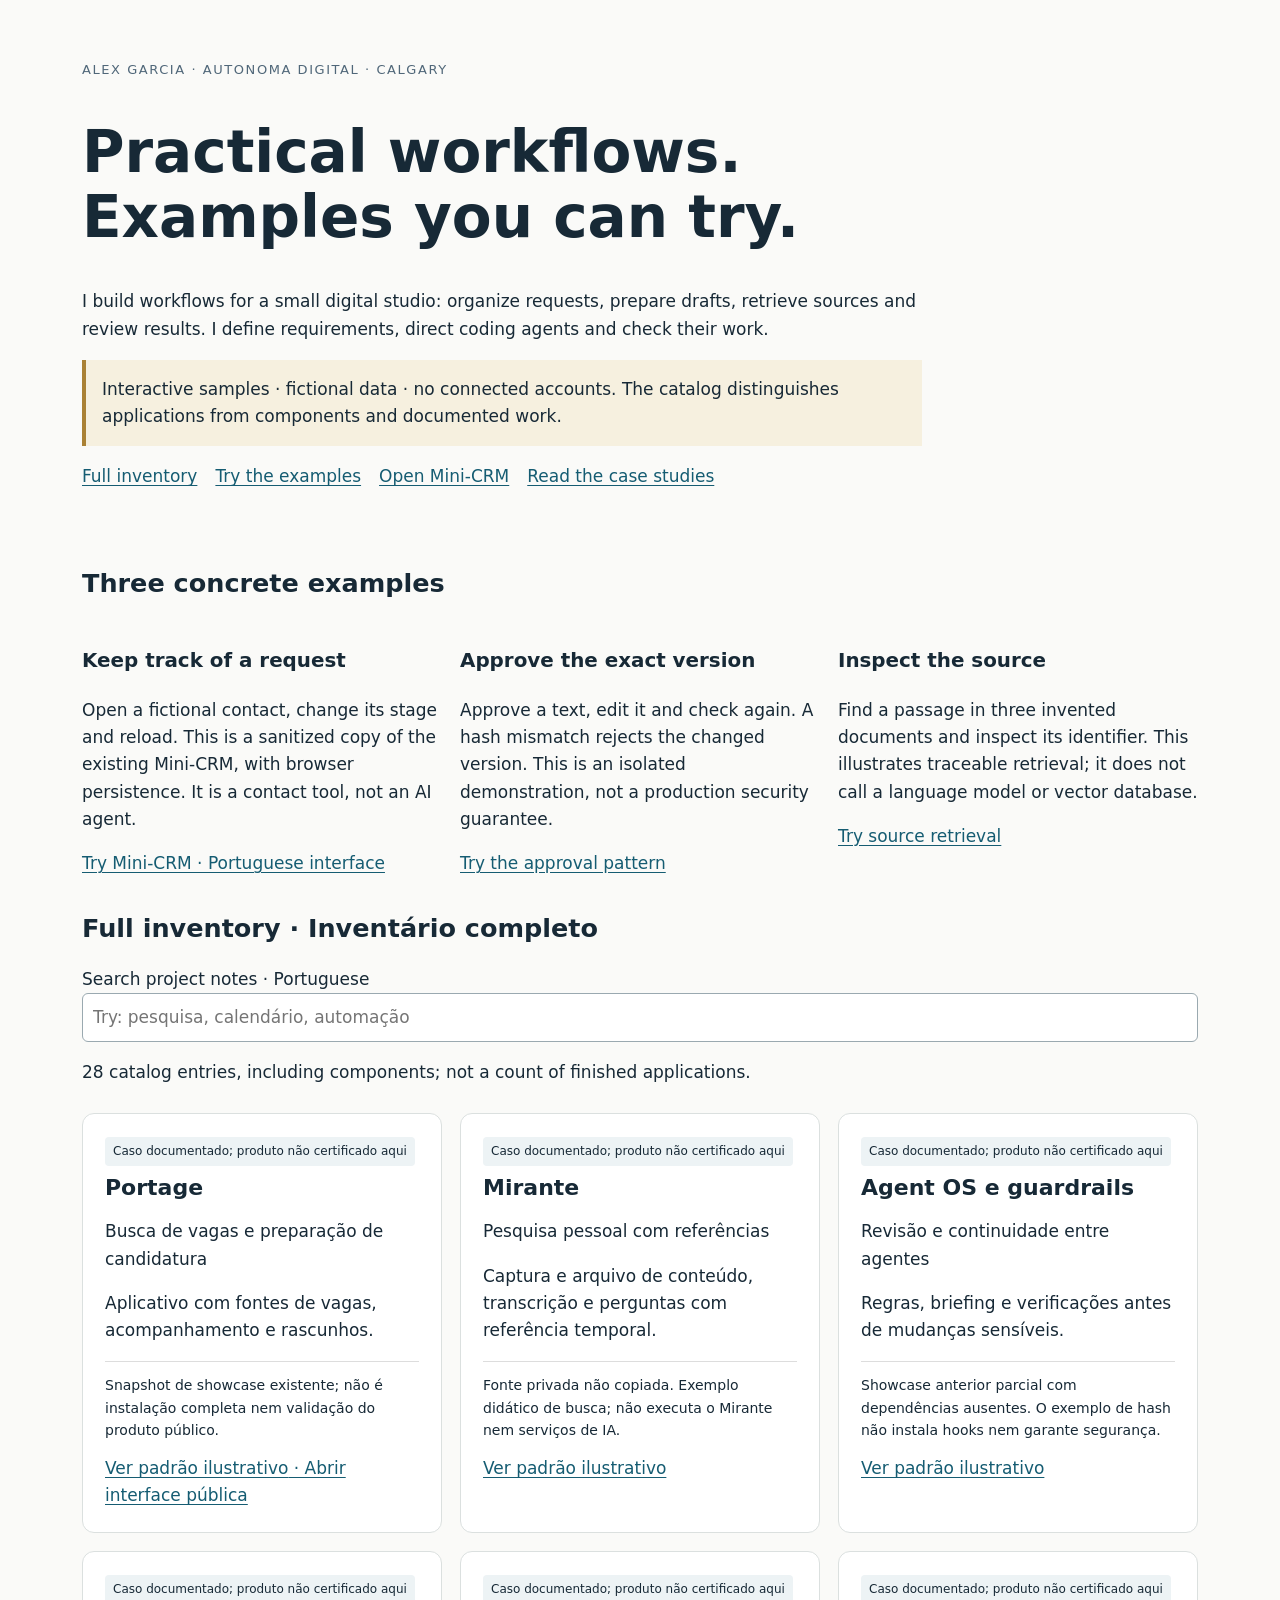
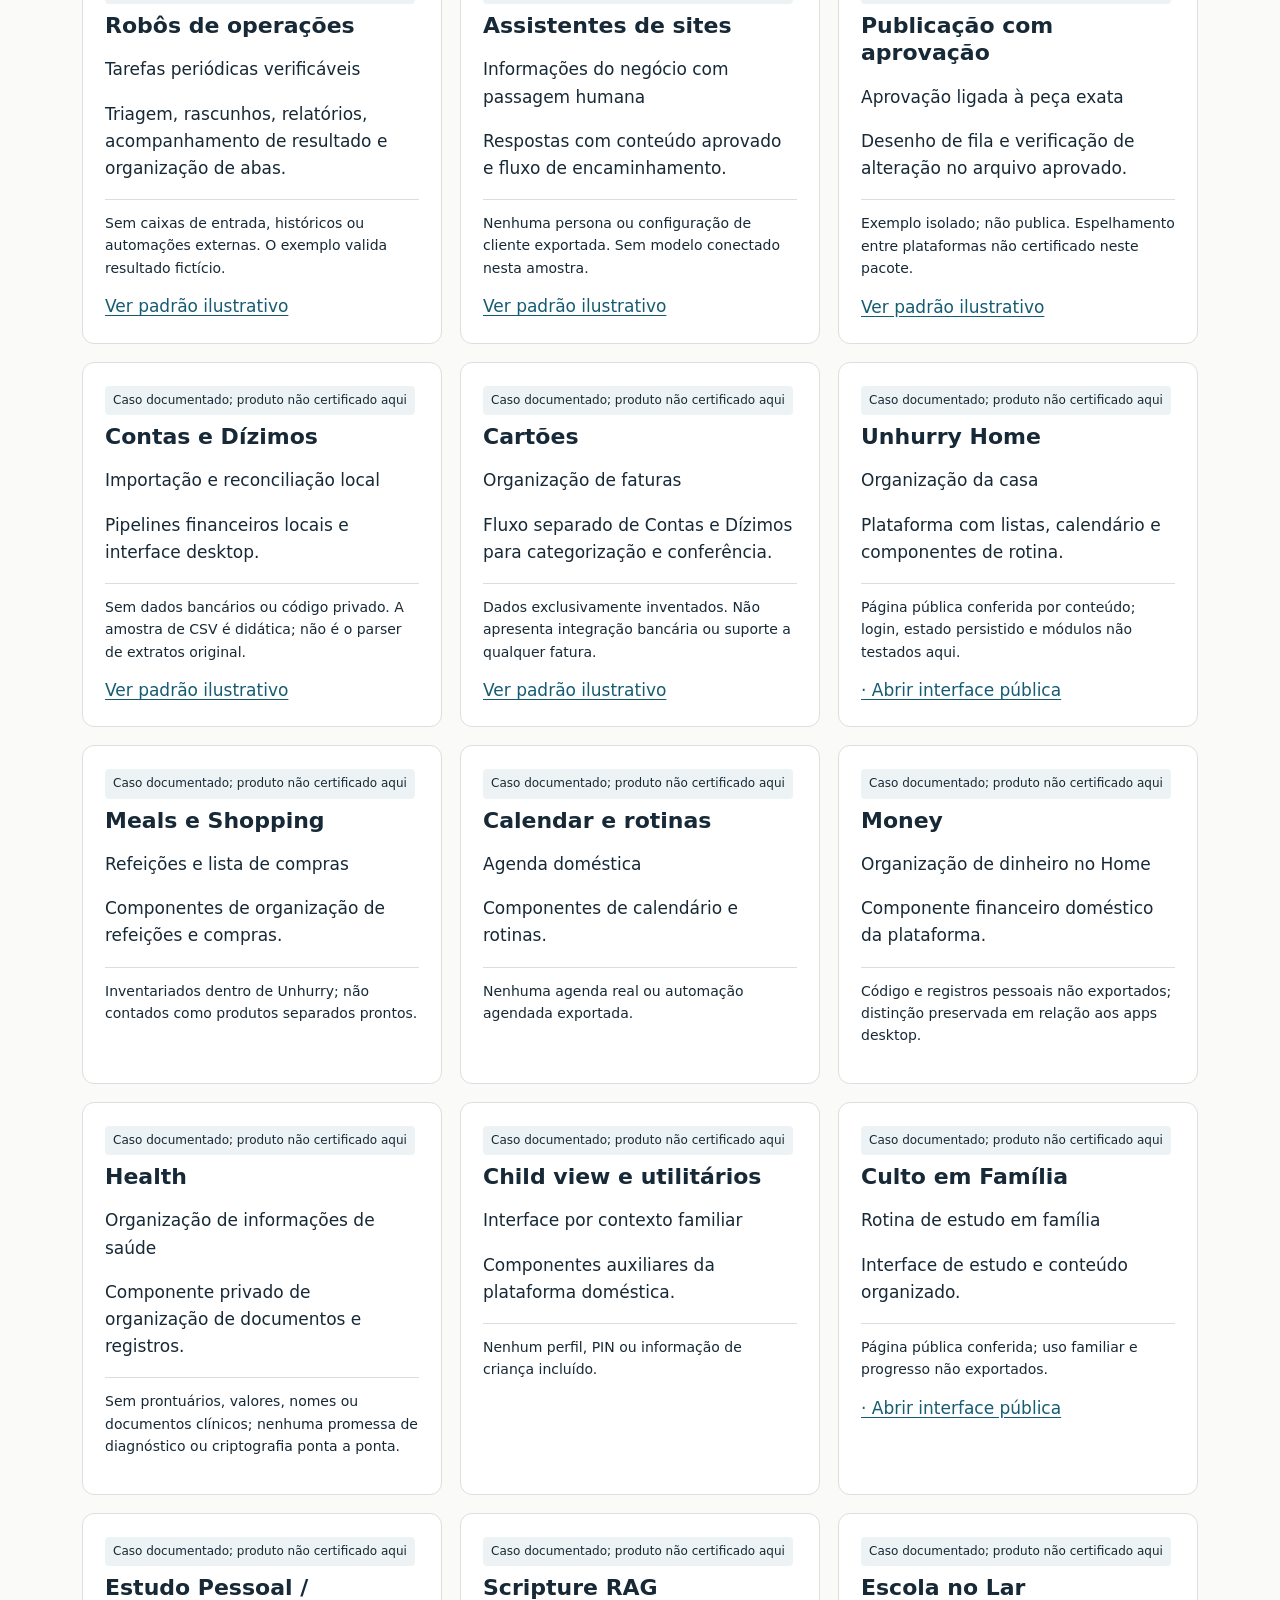
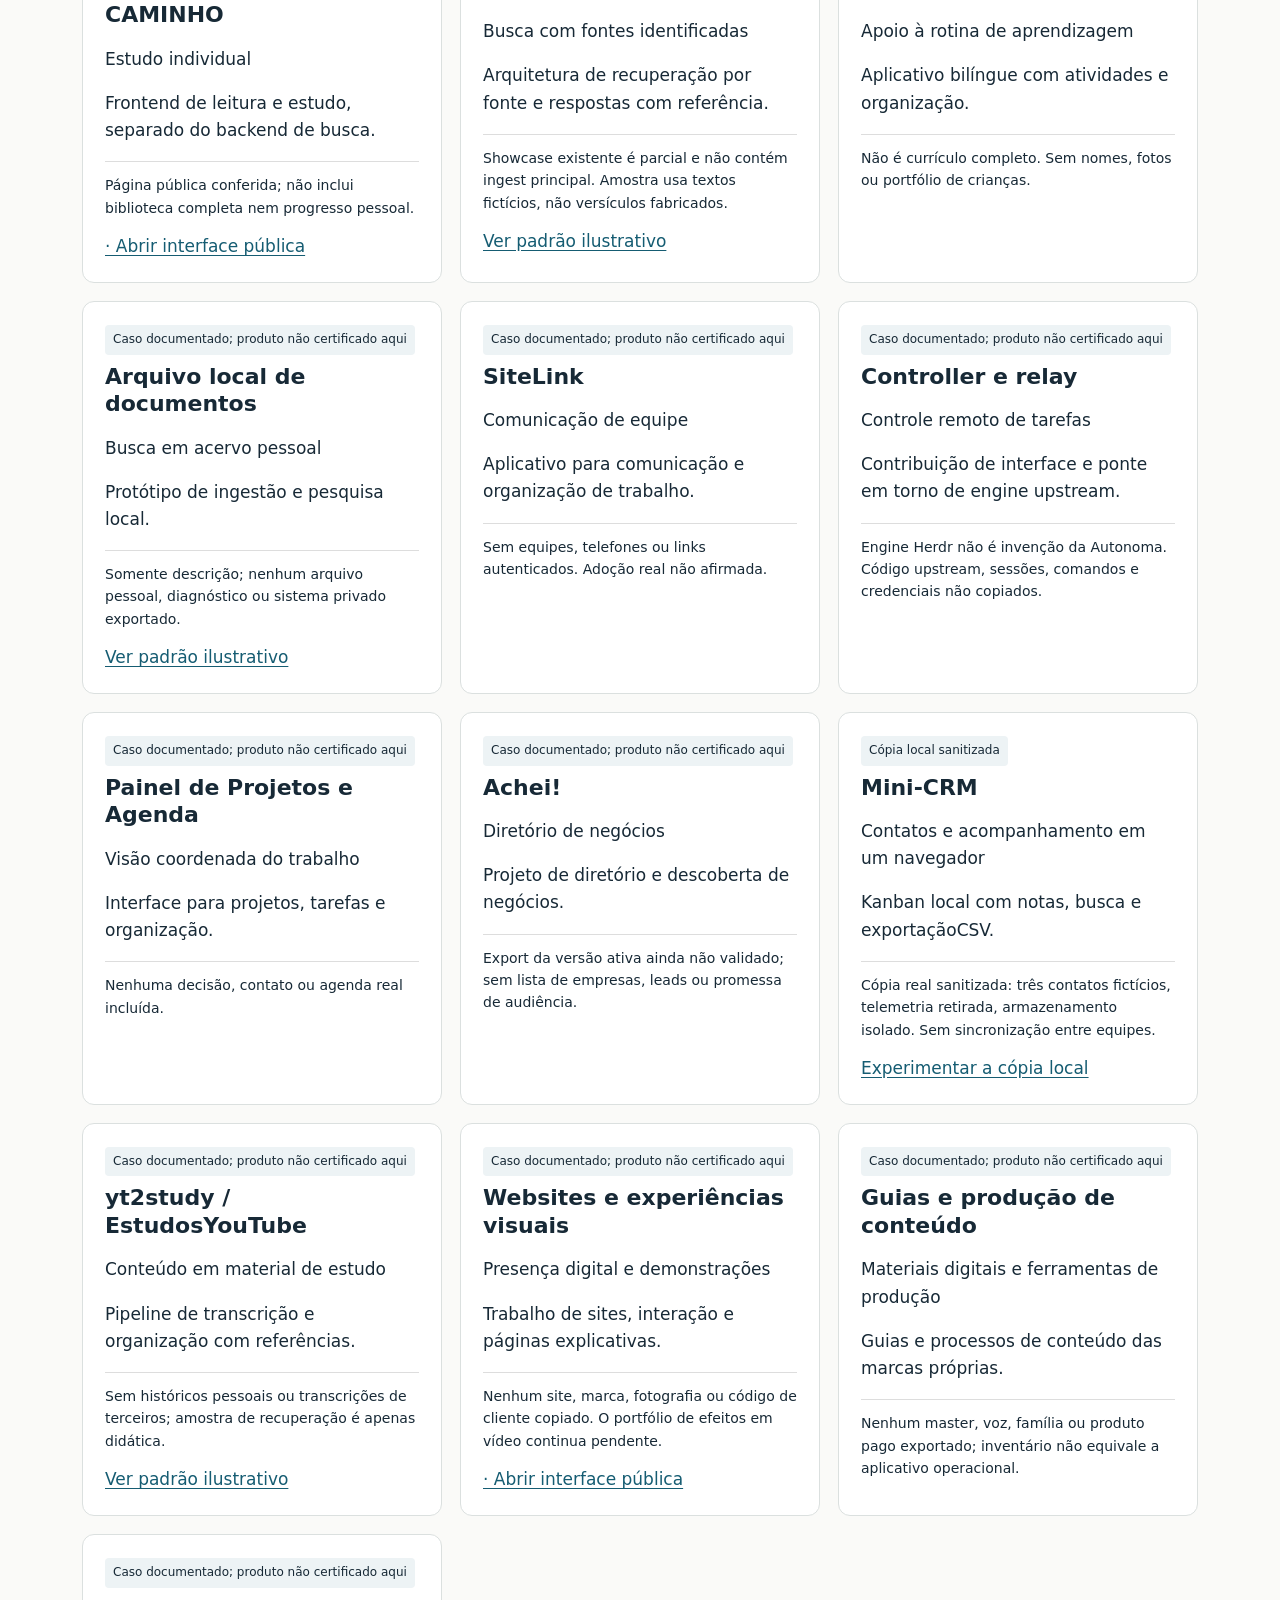
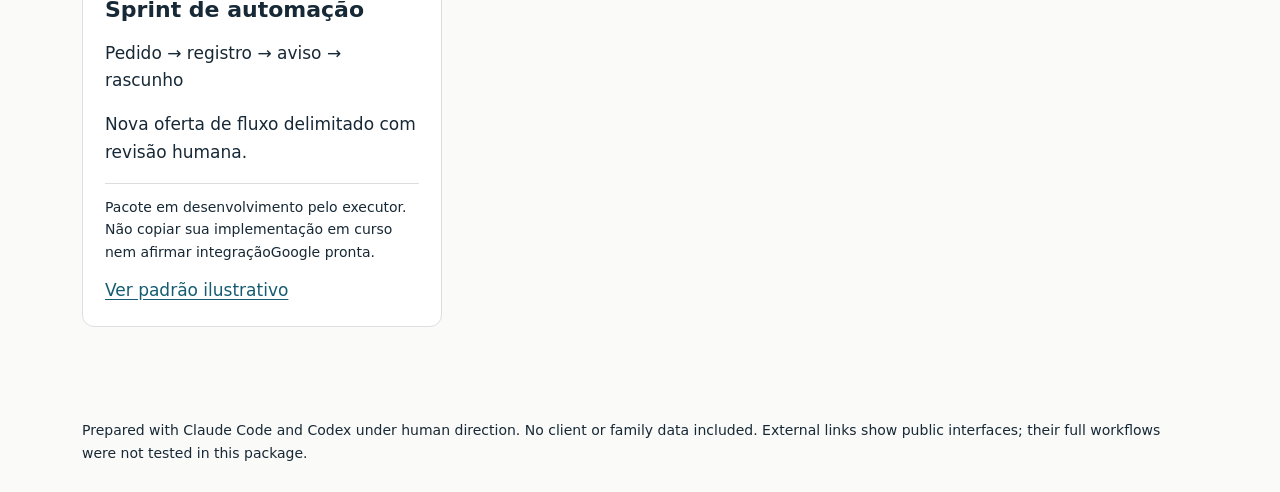
<file: index.html>
<!doctype html><html lang="en"><meta charset="utf-8"><meta name="viewport" content="width=device-width,initial-scale=1"><meta name="robots" content="index,follow"><title>Autonoma · Applied automation portfolio</title><link rel="stylesheet" href="style.css"><header><div class="eyebrow">Alex Garcia · Autonoma Digital · Calgary</div><h1>Practical workflows. Examples you can try.</h1><p>I build workflows for a small digital studio: organize requests, prepare drafts, retrieve sources and review results. I define requirements, direct coding agents and check their work.</p><p class="notice">Interactive samples · fictional data · no connected accounts. The catalog distinguishes applications from components and documented work.</p><nav><a href="#projetos">Full inventory</a><a href="demos/index.html">Try the examples</a><a href="demos/mini-crm/index.html">Open Mini-CRM</a><a href="https://github.com/laneatdavid-hash/autonoma-portfolio#readme">Read the case studies</a></nav></header><main><section><h2>Three concrete examples</h2><div class="grid"><div><h3>Keep track of a request</h3><p>Open a fictional contact, change its stage and reload. This is a sanitized copy of the existing Mini-CRM, with browser persistence. It is a contact tool, not an AI agent.</p><a href="demos/mini-crm/index.html">Try Mini-CRM · Portuguese interface</a></div><div><h3>Approve the exact version</h3><p>Approve a text, edit it and check again. A hash mismatch rejects the changed version. This is an isolated demonstration, not a production security guarantee.</p><a href="demos/index.html#approval">Try the approval pattern</a></div><div><h3>Inspect the source</h3><p>Find a passage in three invented documents and inspect its identifier. This illustrates traceable retrieval; it does not call a language model or vector database.</p><a href="demos/index.html#retrieval">Try source retrieval</a></div></div></section><section id="projetos"><h2>Full inventory · Inventário completo</h2><label>Search project notes · Portuguese<input id="search" type="search" placeholder="Try: pesquisa, calendário, automação"></label><p id="count" aria-live="polite"></p><div id="cards" class="grid"></div></section></main><footer>Prepared with Claude Code and Codex under human direction. No client or family data included. External links show public interfaces; their full workflows were not tested in this package.</footer><script src="projects.js"></script><script>const box=document.getElementById('cards');function render(){const q=document.getElementById('search').value.toLocaleLowerCase();const rows=PROJECTS.filter(p=>JSON.stringify(p).toLocaleLowerCase().includes(q));box.replaceChildren();for(const p of rows){const a=document.createElement('article');const badge=document.createElement('span');badge.className='badge';badge.textContent=p.status;a.append(badge);const h=document.createElement('h2');h.textContent=p.name;a.append(h);for(const txt of [p.job,p.description]){const el=document.createElement('p');el.textContent=txt;a.append(el)}const lim=document.createElement('p');lim.className='limit';lim.textContent=p.limit;a.append(lim);if(p.demo){const l=document.createElement('a');l.href=p.demo==='mini-crm'?'demos/mini-crm/index.html':'demos/index.html#'+p.demo;l.textContent=p.demo==='mini-crm'?'Experimentar a cópia local':'Ver padrão ilustrativo';a.append(l)}if(p.url){const l=document.createElement('a');l.href=p.url;l.rel='noopener noreferrer';l.target='_blank';l.textContent=' · Abrir interface pública';a.append(l)}box.append(a)}document.getElementById('count').textContent=rows.length+' catalog entries, including components; not a count of finished applications.'}document.getElementById('search').addEventListener('input',render);render();</script></html>
</file>
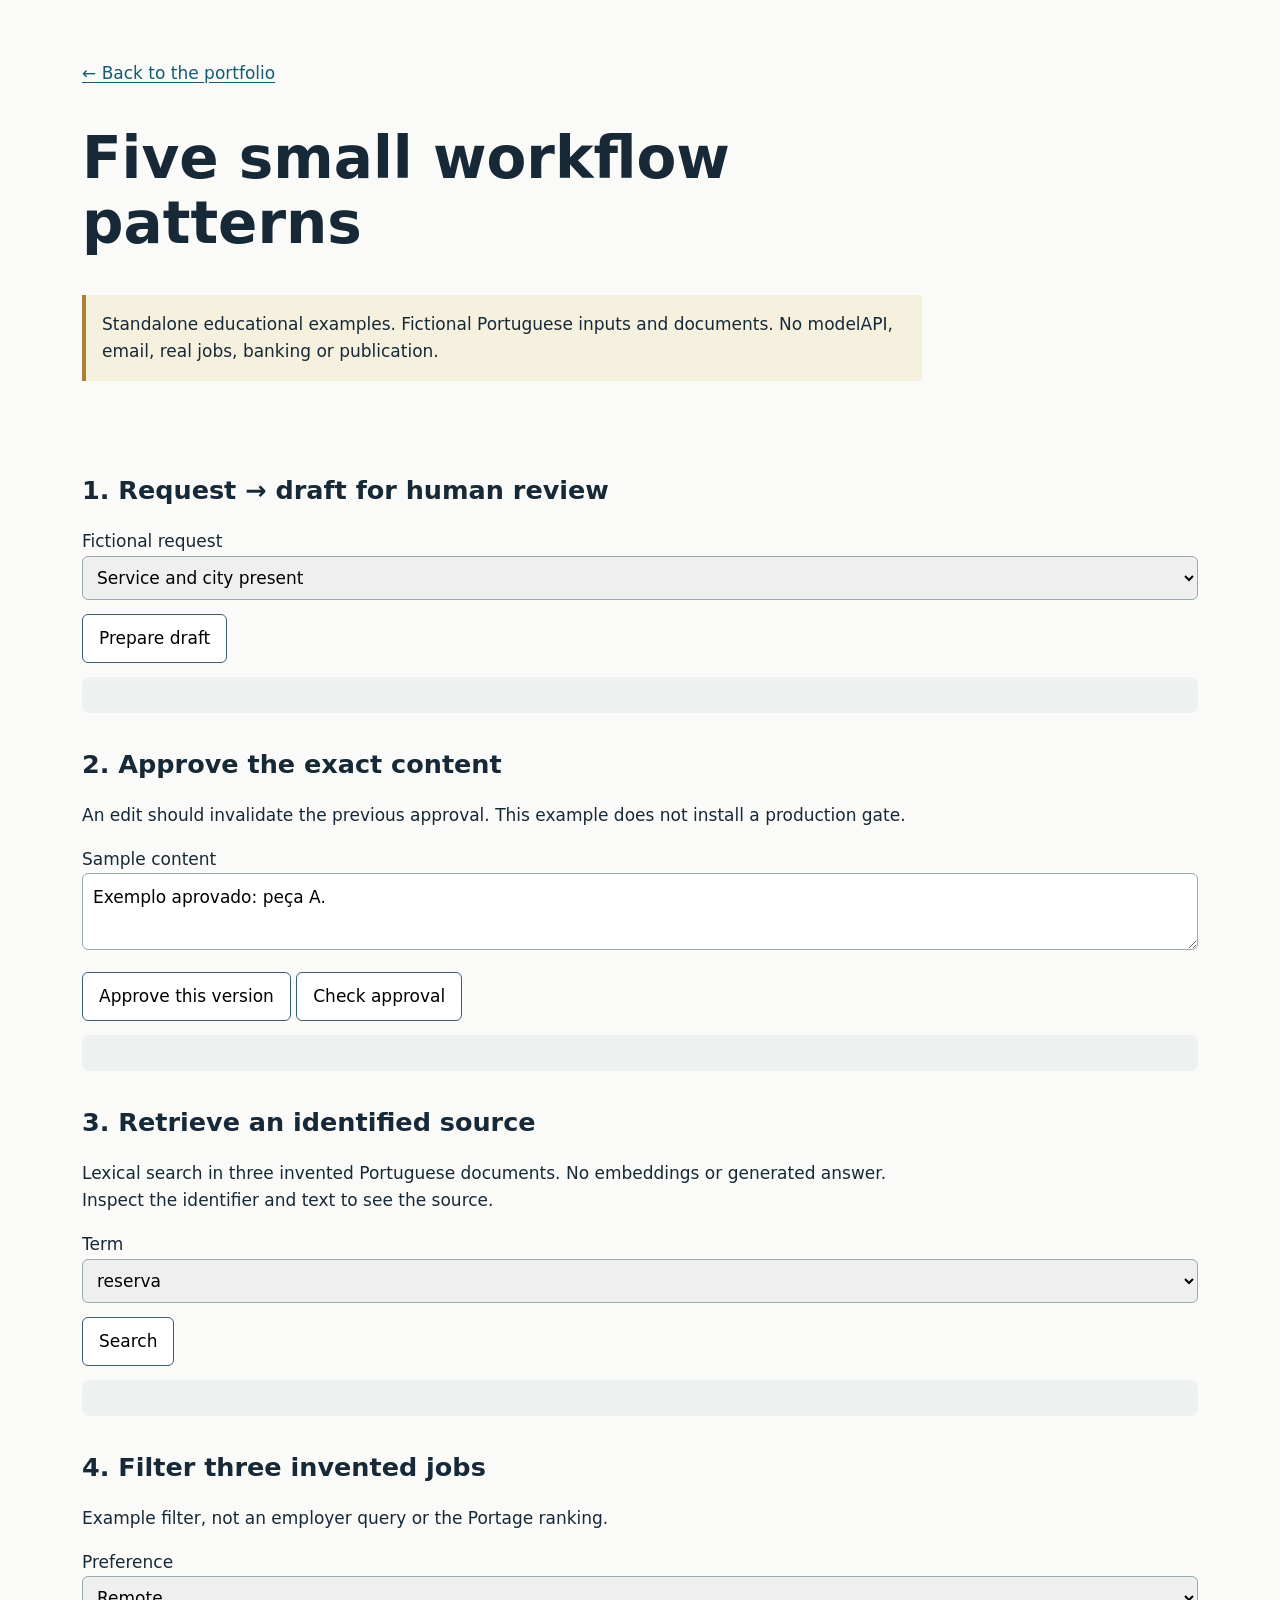
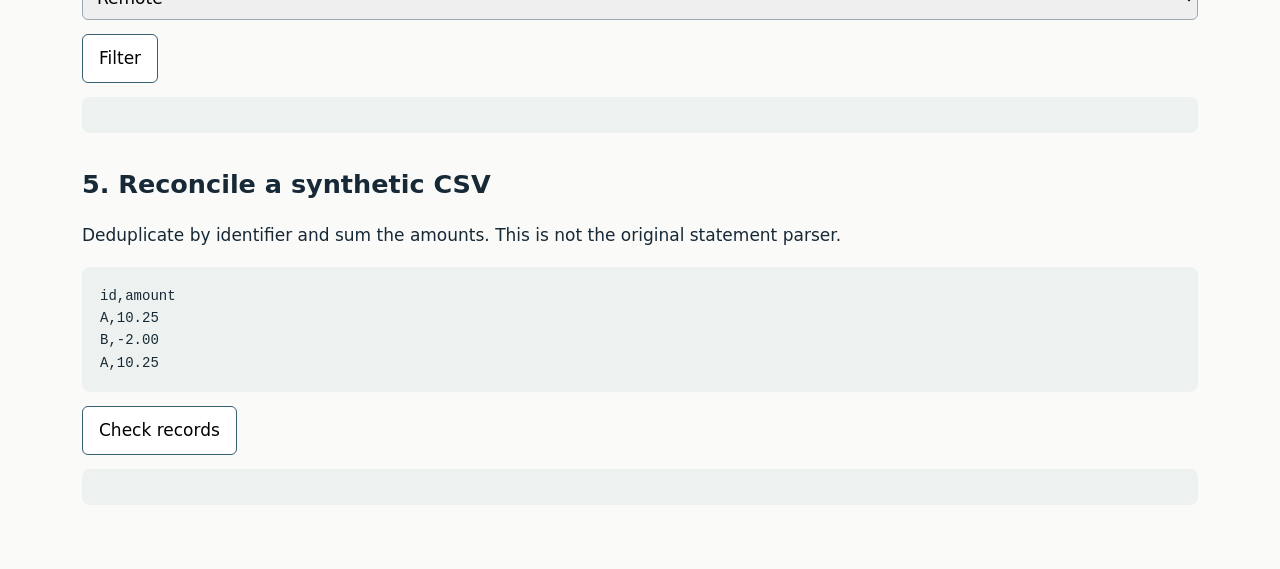
<file: demos/index.html>
<!doctype html><html lang="en"><meta charset="utf-8"><meta name="viewport" content="width=device-width,initial-scale=1"><title>Workflow examples · Autonoma</title><link rel="stylesheet" href="../style.css"><header><a href="../index.html">← Back to the portfolio</a><h1>Five small workflow patterns</h1><p class="notice">Standalone educational examples. Fictional Portuguese inputs and documents. No modelAPI, email, real jobs, banking or publication.</p></header><main><section id="intake"><h2>1. Request → draft for human review</h2><label>Fictional request<select id="request"><option value="complete">Service and city present</option><option value="missing">Missing information</option><option value="sensitive">Human response required</option></select></label><button id="run-intake">Prepare draft</button><pre id="out-intake" aria-live="polite"></pre></section><section id="approval"><h2>2. Approve the exact content</h2><p>An edit should invalidate the previous approval. This example does not install a production gate.</p><label>Sample content<textarea id="asset">Exemplo aprovado: peça A.</textarea></label><button id="approve">Approve this version</button> <button id="verify">Check approval</button><pre id="out-approval" aria-live="polite"></pre></section><section id="retrieval"><h2>3. Retrieve an identified source</h2><p>Lexical search in three invented Portuguese documents. No embeddings or generated answer. Inspect the identifier and text to see the source.</p><label>Term<select id="query"><option>reserva</option><option>revisão</option><option>arquivamento</option><option>desconhecido</option></select></label><button id="run-search">Search</button><pre id="out-search" aria-live="polite"></pre></section><section id="jobs"><h2>4. Filter three invented jobs</h2><p>Example filter, not an employer query or the Portage ranking.</p><label>Preference<select id="job-kind"><option value="remote">Remote</option><option value="onsite">On-site</option></select></label><button id="run-jobs">Filter</button><pre id="out-jobs" aria-live="polite"></pre></section><section id="ledger"><h2>5. Reconcile a synthetic CSV</h2><p>Deduplicate by identifier and sum the amounts. This is not the original statement parser.</p><pre>id,amount
A,10.25
B,-2.00
A,10.25</pre><button id="run-ledger">Check records</button><pre id="out-ledger" aria-live="polite"></pre></section></main><script src="patterns.js"></script><script>const show=(id,v)=>document.getElementById(id).textContent=JSON.stringify(v,null,2);document.getElementById('run-intake').onclick=()=>show('out-intake',Patterns.intake(document.getElementById('request').value));let approved=null;document.getElementById('approve').onclick=async()=>{approved=await Patterns.hash(document.getElementById('asset').value);show('out-approval',{approvedHash:approved,sent:false})};document.getElementById('verify').onclick=async()=>{const current=await Patterns.hash(document.getElementById('asset').value);show('out-approval',{result:approved&&current===approved?'Aprovação corresponde à versão':'BLOQUEADO: sem aprovação para esta versão',sent:false})};document.getElementById('run-search').onclick=()=>show('out-search',Patterns.search(document.getElementById('query').value));document.getElementById('run-jobs').onclick=()=>show('out-jobs',Patterns.jobs(document.getElementById('job-kind').value));document.getElementById('run-ledger').onclick=()=>show('out-ledger',Patterns.ledger('id,amount\nA,10.25\nB,-2.00\nA,10.25'));</script></html>
</file>
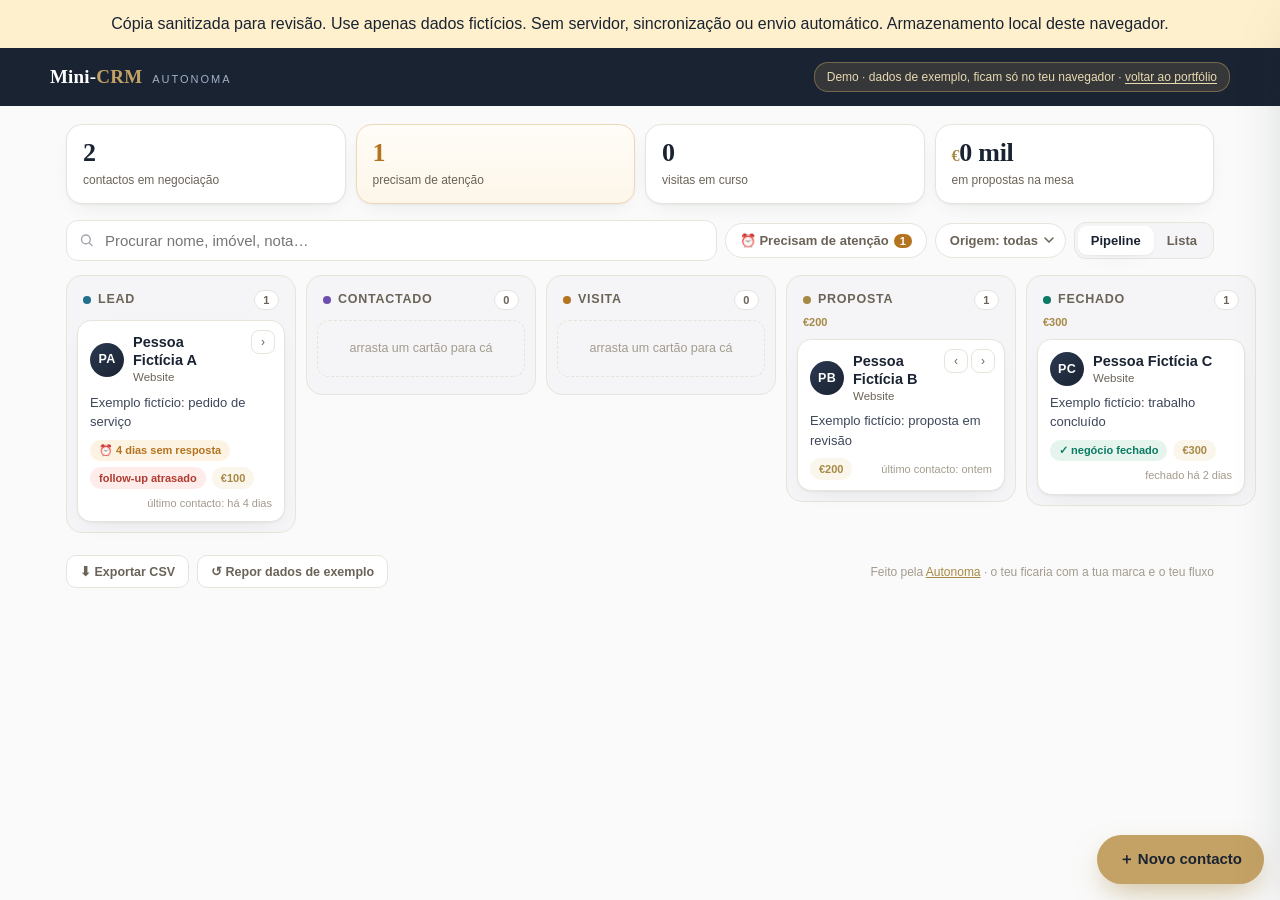
<file: demos/mini-crm/index.html>
<!doctype html>
<html lang="pt">
<head>
<meta charset="utf-8">
<meta name="viewport" content="width=device-width, initial-scale=1">
<title>Mini-CRM · Demonstração local com dados fictícios</title>
<meta name="description" content="Demo ao vivo do Mini-CRM da Autonoma — pipeline, follow-ups e contactos num painel simples, sem mensalidade. Experimenta com dados de exemplo.">



<style>
  :root{
    --bg:#FAFAFA;--bg2:#F5F5F7;--panel:#FFFFFF;--navy:#1A2332;--navy2:#2A3850;
    --gold:#C4A265;--gold-d:#A68945;--gold-soft:#FBF6EC;--stone:#6B6357;--line:#E8E4DC;
    --ok:#0B7A63;--ok-soft:#E6F4EE;--warn:#B4731F;--warn-soft:#FDF3E3;--danger:#B03A2E;
    --lead:#1F6F8D;--lead-soft:#EAF3F7;--cont:#6B4FAE;--cont-soft:#F0ECFA;
    --vis:#B4731F;--vis-soft:#FBF1DF;--prop:#A68945;--prop-soft:#F8F1E2;--fech:#0B7A63;--fech-soft:#E6F4EE;
    --shadow:0 1px 2px rgba(26,35,50,.05),0 8px 24px -12px rgba(26,35,50,.12);
    --shadow-lg:0 24px 60px -18px rgba(26,35,50,.35);
  }
  *{box-sizing:border-box;margin:0;padding:0}
  html{-webkit-text-size-adjust:100%}
  body{font-family:'DM Sans',-apple-system,'Segoe UI',sans-serif;background:var(--bg);color:var(--navy);line-height:1.5;-webkit-font-smoothing:antialiased;min-height:100vh}
  button{font-family:inherit;cursor:pointer}
  input,select,textarea{font-family:inherit}

  /* ── top bar ── */
  .top{background:var(--navy);color:#fff;padding:14px 16px}
  .top-in{max-width:1180px;margin:0 auto;display:flex;align-items:center;justify-content:space-between;gap:10px;flex-wrap:wrap}
  .brand{display:flex;align-items:baseline;gap:10px}
  .brand .logo{font-family:'Playfair Display',serif;font-weight:700;font-size:19px;letter-spacing:.01em}
  .brand .logo em{color:var(--gold);font-style:normal}
  .brand .tag{font-size:11px;letter-spacing:.18em;text-transform:uppercase;color:#9FB0C6;font-weight:500}
  .demo-pill{font-size:12px;background:rgba(196,162,101,.16);border:1px solid rgba(196,162,101,.45);color:#E8D9B0;border-radius:14px;padding:5px 12px;font-weight:500;max-width:100%}
  .demo-pill a{color:#E8D9B0;text-decoration:underline;text-underline-offset:2px}

  /* ── page ── */
  .page{max-width:1180px;margin:0 auto;padding:18px 16px 110px}

  /* stats */
  .stats{display:grid;grid-template-columns:repeat(4,1fr);gap:10px;margin-bottom:16px}
  @media(max-width:760px){.stats{grid-template-columns:1fr 1fr}}
  .stat{background:var(--panel);border:1px solid var(--line);border-radius:16px;padding:14px 16px;box-shadow:var(--shadow)}
  .stat .n{font-family:'Playfair Display',serif;font-size:26px;font-weight:700;letter-spacing:-.01em;line-height:1.1}
  .stat .l{font-size:12px;color:var(--stone);margin-top:3px;font-weight:500}
  .stat.warn{border-color:#EBD8B8;background:linear-gradient(180deg,#FFFDF8,#FDF6E9)}
  .stat.warn .n{color:var(--warn)}
  .stat .n .cur{font-size:16px;color:var(--gold-d)}

  /* toolbar */
  .toolbar{display:flex;gap:8px;align-items:center;flex-wrap:wrap;margin-bottom:14px}
  .search{flex:1 1 200px;min-width:170px;position:relative}
  .search input{width:100%;padding:11px 14px 11px 38px;border:1px solid var(--line);border-radius:12px;background:var(--panel);font-size:15px;color:var(--navy)}
  .search input:focus{outline:none;border-color:var(--gold)}
  .search svg{position:absolute;left:13px;top:50%;transform:translateY(-50%);opacity:.4}
  .chip{border:1px solid var(--line);background:var(--panel);border-radius:999px;padding:9px 14px;font-size:13px;font-weight:600;color:var(--stone);transition:all .12s}
  .chip:hover{border-color:var(--gold)}
  .chip.on{background:var(--navy);border-color:var(--navy);color:#fff}
  .chip.attn.on{background:var(--warn);border-color:var(--warn)}
  .chip .b{display:inline-block;min-width:18px;text-align:center;background:var(--warn);color:#fff;border-radius:999px;font-size:11px;padding:1px 5px;margin-left:5px}
  .chip.on .b{background:#fff;color:var(--warn)}
  select.chip{appearance:none;-webkit-appearance:none;padding-right:26px;background-image:url("data:image/svg+xml,%3Csvg xmlns='http://www.w3.org/2000/svg' width='10' height='6'%3E%3Cpath d='M1 1l4 4 4-4' stroke='%236B6357' stroke-width='1.5' fill='none' stroke-linecap='round'/%3E%3C/svg%3E");background-repeat:no-repeat;background-position:right 11px center}
  .viewsw{display:flex;background:var(--bg2);border:1px solid var(--line);border-radius:12px;padding:3px;margin-left:auto}
  .viewsw button{border:none;background:transparent;border-radius:9px;padding:7px 13px;font-size:13px;font-weight:600;color:var(--stone)}
  .viewsw button.on{background:var(--panel);color:var(--navy);box-shadow:var(--shadow)}

  /* ── kanban board ── */
  .board{display:grid;grid-template-columns:repeat(5,minmax(230px,1fr));gap:10px;align-items:start}
  @media(max-width:980px){
    .board{display:flex;overflow-x:auto;scroll-snap-type:x mandatory;gap:10px;padding-bottom:8px;-webkit-overflow-scrolling:touch;margin:0 -16px;padding-left:16px;padding-right:16px}
    .col{flex:0 0 82vw;max-width:330px;scroll-snap-align:start}
  }
  .col{background:var(--bg2);border:1px solid var(--line);border-radius:16px;padding:10px;min-height:120px}
  .col.dragover{outline:2px dashed var(--gold);outline-offset:-2px;background:var(--gold-soft)}
  .col-h{display:flex;align-items:center;gap:7px;padding:4px 6px 10px;font-size:12.5px;font-weight:700;letter-spacing:.06em;text-transform:uppercase;color:var(--stone)}
  .col-h .dot{width:8px;height:8px;border-radius:50%}
  .col-h .cnt{margin-left:auto;background:var(--panel);border:1px solid var(--line);border-radius:999px;font-size:11px;padding:1px 8px;color:var(--stone)}
  .col-sum{font-size:11px;color:var(--gold-d);font-weight:600;padding:0 6px 8px;margin-top:-6px}
  .cards{display:grid;gap:8px}
  .empty-col{font-size:12.5px;color:#A39B8D;text-align:center;padding:18px 8px;border:1.5px dashed var(--line);border-radius:12px}

  /* card */
  .kcard{background:var(--panel);border:1px solid var(--line);border-radius:14px;padding:12px 12px 10px;box-shadow:var(--shadow);cursor:pointer;transition:transform .12s,box-shadow .12s;position:relative}
  .kcard:hover{transform:translateY(-1px);box-shadow:0 3px 6px rgba(26,35,50,.06),0 14px 30px -12px rgba(26,35,50,.18)}
  .kcard:active{transform:scale(.99)}
  .kcard.dragging{opacity:.45}
  .kc-top{display:flex;align-items:center;gap:9px;margin-bottom:6px;padding-right:52px}
  .kcard.done .kc-top{padding-right:0}
  .avatar{width:34px;height:34px;border-radius:50%;flex:none;display:flex;align-items:center;justify-content:center;font-size:12.5px;font-weight:700;color:#fff;background:linear-gradient(135deg,var(--navy2),var(--navy));letter-spacing:.02em}
  .kcard .nm{font-weight:700;font-size:14.5px;line-height:1.25}
  .kcard .org{font-size:11.5px;color:var(--stone)}
  .kcard .int{font-size:13px;color:#3D4759;margin:2px 0 8px;display:-webkit-box;-webkit-line-clamp:2;-webkit-box-orient:vertical;overflow:hidden}
  .kc-foot{display:flex;align-items:center;gap:6px;flex-wrap:wrap}
  .tagb{font-size:11px;font-weight:700;border-radius:999px;padding:2.5px 9px}
  .tagb.money{background:var(--gold-soft);color:var(--gold-d)}
  .tagb.alert{background:var(--warn-soft);color:var(--warn)}
  .tagb.due{background:#FDECEA;color:var(--danger)}
  .tagb.today{background:var(--lead-soft);color:var(--lead)}
  .tagb.okb{background:var(--ok-soft);color:var(--ok)}
  .kc-last{font-size:11px;color:#A39B8D;margin-left:auto;white-space:nowrap}
  .kc-move{position:absolute;top:9px;right:9px;display:flex;gap:3px}
  .kc-move button{width:24px;height:24px;border-radius:8px;border:1px solid var(--line);background:var(--panel);font-size:12px;color:var(--stone);display:flex;align-items:center;justify-content:center;padding:0}
  .kc-move button:hover{border-color:var(--gold);color:var(--gold-d)}

  /* ── list view ── */
  .list{display:grid;gap:8px}
  .lrow{display:flex;align-items:center;gap:12px;background:var(--panel);border:1px solid var(--line);border-radius:14px;padding:12px 14px;cursor:pointer;box-shadow:var(--shadow)}
  .lrow:hover{border-color:var(--gold)}
  .lrow .mid{flex:1;min-width:0}
  .lrow .nm{font-weight:700;font-size:14.5px}
  .lrow .int{font-size:12.5px;color:var(--stone);white-space:nowrap;overflow:hidden;text-overflow:ellipsis}
  .stg{font-size:11px;font-weight:700;border-radius:999px;padding:3px 10px;white-space:nowrap}
  .empty-all{background:var(--panel);border:1.5px dashed var(--line);border-radius:16px;padding:40px 20px;text-align:center;color:var(--stone);font-size:14.5px}

  /* ── drawer (contact detail) ── */
  .ovl{position:fixed;inset:0;background:rgba(15,22,32,.45);opacity:0;pointer-events:none;transition:opacity .2s;z-index:60}
  .ovl.on{opacity:1;pointer-events:auto}
  .drawer{position:fixed;z-index:70;background:var(--bg);box-shadow:var(--shadow-lg);display:flex;flex-direction:column;
    right:0;top:0;bottom:0;width:min(440px,100%);transform:translateX(102%);transition:transform .25s cubic-bezier(.3,.8,.3,1)}
  .drawer.on{transform:none}
  @media(max-width:640px){
    .drawer{left:0;right:0;top:auto;bottom:0;width:auto;max-height:90dvh;border-radius:20px 20px 0 0;transform:translateY(103%)}
    .drawer.on{transform:none}
  }
  .dw-h{padding:16px 18px 12px;background:var(--panel);border-bottom:1px solid var(--line)}
  .dw-grip{display:none;width:40px;height:4px;border-radius:99px;background:var(--line);margin:0 auto 10px}
  @media(max-width:640px){.dw-grip{display:block}}
  .dw-top{display:flex;align-items:flex-start;gap:11px}
  .dw-top .avatar{width:44px;height:44px;font-size:15px}
  .dw-top h2{font-family:'Playfair Display',serif;font-size:20px;line-height:1.2;font-weight:700}
  .dw-top .sub{font-size:12.5px;color:var(--stone);margin-top:2px}
  .dw-x{margin-left:auto;border:none;background:var(--bg2);border-radius:10px;width:32px;height:32px;font-size:16px;color:var(--stone);flex:none}
  .dw-badges{display:flex;gap:6px;flex-wrap:wrap;margin-top:10px}
  .dw-body{flex:1;overflow-y:auto;padding:16px 18px 26px;-webkit-overflow-scrolling:touch}
  .dw-actions{display:grid;grid-template-columns:1fr 1fr;gap:8px;margin-bottom:16px}
  .abtn{border:none;border-radius:12px;padding:12px;font-size:14px;font-weight:700;display:flex;align-items:center;justify-content:center;gap:7px}
  .abtn.gold{background:var(--gold);color:var(--navy)}
  .abtn.gold:hover{background:#CFAE72}
  .abtn.ghost{background:var(--panel);border:1px solid var(--line);color:var(--navy)}
  .abtn.ghost:hover{border-color:var(--gold)}
  .sec{background:var(--panel);border:1px solid var(--line);border-radius:14px;padding:14px;margin-bottom:12px}
  .sec h3{font-size:11.5px;letter-spacing:.12em;text-transform:uppercase;color:var(--stone);font-weight:700;margin-bottom:10px}
  .frow{display:flex;justify-content:space-between;gap:12px;padding:6px 0;font-size:14px;border-bottom:1px solid var(--bg2)}
  .frow:last-child{border-bottom:none}
  .frow .k{color:var(--stone);flex:none}
  .frow .v{text-align:right;font-weight:600;min-width:0;overflow-wrap:anywhere}
  .frow .v a{color:var(--gold-d);text-decoration:none}
  .dw-body select,.dw-body input[type=date]{width:100%;padding:10px 12px;border:1px solid var(--line);border-radius:11px;background:var(--panel);font-size:14.5px;color:var(--navy)}
  .dw-body select:focus,.dw-body input:focus,.dw-body textarea:focus{outline:none;border-color:var(--gold)}
  .grid2{display:grid;grid-template-columns:1fr 1fr;gap:9px}
  .lbl{display:block;font-size:11.5px;font-weight:700;letter-spacing:.08em;text-transform:uppercase;color:var(--stone);margin-bottom:5px}
  .notebox{display:flex;gap:8px}
  .notebox textarea{flex:1;padding:10px 12px;border:1px solid var(--line);border-radius:11px;font-size:14.5px;resize:none;background:var(--panel);color:var(--navy);min-height:44px}
  .notebox button{flex:none;background:var(--navy);color:#fff;border:none;border-radius:11px;padding:0 16px;font-weight:700;font-size:13.5px}
  /* timeline */
  .tl{position:relative;padding-left:20px}
  .tl::before{content:"";position:absolute;left:5px;top:6px;bottom:6px;width:2px;background:var(--line);border-radius:2px}
  .tl-i{position:relative;padding:0 0 14px}
  .tl-i:last-child{padding-bottom:2px}
  .tl-i::before{content:"";position:absolute;left:-19px;top:5px;width:10px;height:10px;border-radius:50%;background:var(--panel);border:2.5px solid var(--gold)}
  .tl-i.t-nota::before{border-color:var(--lead)}
  .tl-i.t-etapa::before{border-color:var(--cont)}
  .tl-i.t-criado::before{border-color:#A39B8D}
  .tl-i .tx{font-size:13.5px;line-height:1.45}
  .tl-i .dt{font-size:11px;color:#A39B8D;margin-top:1px}
  .dw-del{width:100%;border:none;background:none;color:var(--danger);font-size:13px;font-weight:600;padding:10px;opacity:.75}
  .dw-del:hover{opacity:1}

  /* ── modal (novo contacto) ── */
  .modal-bg{position:fixed;inset:0;background:rgba(15,22,32,.5);display:none;align-items:flex-end;justify-content:center;z-index:80;padding:0}
  @media(min-width:641px){.modal-bg{align-items:center;padding:24px}}
  .modal-bg.on{display:flex}
  .modal{background:var(--bg);width:100%;max-width:520px;border-radius:20px 20px 0 0;max-height:92dvh;overflow-y:auto;padding:20px 18px 24px;box-shadow:var(--shadow-lg)}
  @media(min-width:641px){.modal{border-radius:20px}}
  .modal h2{font-family:'Playfair Display',serif;font-size:20px;margin-bottom:2px}
  .modal .ms{font-size:13px;color:var(--stone);margin-bottom:16px}
  .mgrid{display:grid;grid-template-columns:1fr 1fr;gap:11px}
  .mgrid .full{grid-column:1/-1}
  @media(max-width:420px){.mgrid{grid-template-columns:1fr}.mgrid .full{grid-column:auto}}
  .mgrid input,.mgrid select{width:100%;padding:11px 12px;border:1px solid var(--line);border-radius:11px;font-size:15px;background:var(--panel);color:var(--navy)}
  .mgrid input:focus,.mgrid select:focus{outline:none;border-color:var(--gold)}
  .m-foot{display:flex;gap:9px;margin-top:16px}
  .m-foot .save{flex:1;background:var(--gold);color:var(--navy);border:none;border-radius:12px;padding:13px;font-weight:700;font-size:15px}
  .m-foot .cancel{background:none;border:1px solid var(--line);border-radius:12px;padding:13px 18px;font-weight:600;color:var(--stone)}

  /* fab + footer bar */
  .fab{position:fixed;right:16px;bottom:16px;z-index:50;background:var(--gold);color:var(--navy);border:none;border-radius:999px;padding:15px 22px;font-size:15px;font-weight:700;box-shadow:0 12px 30px -8px rgba(166,137,69,.6);display:flex;align-items:center;gap:7px}
  .fab:hover{background:#CFAE72}
  .subbar{display:flex;gap:8px;align-items:center;justify-content:space-between;margin-top:22px;flex-wrap:wrap}
  .subbar .left{display:flex;gap:8px;flex-wrap:wrap}
  .mini{border:1px solid var(--line);background:var(--panel);border-radius:10px;padding:8px 13px;font-size:12.5px;font-weight:600;color:var(--stone)}
  .mini:hover{border-color:var(--gold);color:var(--gold-d)}
  .credit{font-size:12px;color:#A39B8D}
  .credit a{color:var(--gold-d)}

  /* toast */
  .toast{position:fixed;left:50%;bottom:84px;transform:translateX(-50%) translateY(16px);background:var(--navy);color:#fff;padding:12px 18px;border-radius:12px;box-shadow:var(--shadow-lg);font-size:14px;max-width:min(460px,calc(100vw - 32px));z-index:90;opacity:0;pointer-events:none;transition:all .25s}
  .toast.on{opacity:1;transform:translateX(-50%)}
  .toast b{color:#E8D9B0}
</style>



</head>
<body><aside style="padding:12px;background:#fff0cd;color:#192331;text-align:center">Cópia sanitizada para revisão. Use apenas dados fictícios. Sem servidor, sincronização ou envio automático. Armazenamento local deste navegador.</aside>

<header class="top">
  <div class="top-in">
    <div class="brand">
      <span class="logo">Mini-<em>CRM</em></span>
      <span class="tag">Autonoma</span>
    </div>
    <span class="demo-pill">Demo · dados de exemplo, ficam só no teu navegador · <a href="../../index.html">voltar ao portfólio</a></span>
  </div>
</header>

<div class="page">
  <div class="stats" id="stats"></div>

  <div class="toolbar">
    <div class="search">
      <svg width="15" height="15" viewBox="0 0 24 24" fill="none" stroke="#1A2332" stroke-width="2.2" stroke-linecap="round"><circle cx="11" cy="11" r="7"/><path d="M21 21l-4.3-4.3"/></svg>
      <input id="q" type="search" placeholder="Procurar nome, imóvel, nota…" autocomplete="off">
    </div>
    <button class="chip attn" id="chipAttn">⏰ Precisam de atenção<span class="b" id="attnCnt">0</span></button>
    <select class="chip" id="fOrigem"><option value="">Origem: todas</option></select>
    <div class="viewsw" role="tablist">
      <button id="vwBoard" class="on">Pipeline</button>
      <button id="vwList">Lista</button>
    </div>
  </div>

  <main>
    <div class="board" id="board"></div>
    <div class="list" id="list" hidden></div>
  </main>

  <div class="subbar">
    <div class="left">
      <button class="mini" id="btnCsv">⬇ Exportar CSV</button>
      <button class="mini" id="btnReset">↺ Repor dados de exemplo</button>
    </div>
    <span class="credit">Feito pela <a href="https://autonomadigital.com">Autonoma</a> · o teu ficaria com a tua marca e o teu fluxo</span>
  </div>
</div>

<button class="fab" id="fabAdd">＋ Novo contacto</button>

<!-- drawer -->
<div class="ovl" id="ovl"></div>
<aside class="drawer" id="drawer" aria-label="Detalhe do contacto"></aside>

<!-- modal novo contacto -->
<div class="modal-bg" id="modalBg">
  <div class="modal">
    <h2>Novo contacto</h2>
    <p class="ms">Regista uma vez — o painel lembra-te do follow-up sozinho.</p>
    <div class="mgrid">
      <div class="full"><label class="lbl" for="f_nome">Nome</label><input id="f_nome" placeholder="Ex: Ana e Pedro Martins"></div>
      <div><label class="lbl" for="f_tel">Telefone</label><input id="f_tel" inputmode="tel" placeholder="912 345 678"></div>
      <div><label class="lbl" for="f_email">Email</label><input id="f_email" inputmode="email" placeholder="opcional"></div>
      <div><label class="lbl" for="f_origem">Origem</label>
        <select id="f_origem"><option>Idealista</option><option>Website</option><option>Indicação</option><option>Facebook</option><option>Instagram</option><option>Telefone</option><option>Outra</option></select>
      </div>
      <div><label class="lbl" for="f_orc">Valor / orçamento (€)</label><input id="f_orc" inputmode="numeric" placeholder="Ex: 380000"></div>
      <div class="full"><label class="lbl" for="f_int">O que procura</label><input id="f_int" placeholder="Ex: T2 com varanda em Telheiras até €380 mil"></div>
      <div><label class="lbl" for="f_etapa">Etapa</label>
        <select id="f_etapa"><option value="lead">Lead</option><option value="contactado">Contactado</option><option value="visita">Visita</option><option value="proposta">Proposta</option><option value="fechado">Fechado</option></select>
      </div>
      <div><label class="lbl" for="f_fu">Próximo follow-up</label><input id="f_fu" type="date"></div>
      <div class="full"><label class="lbl" for="f_nota">Nota inicial (opcional)</label><input id="f_nota" placeholder="Ex: prefere ser contactada à tarde"></div>
    </div>
    <div class="m-foot">
      <button class="cancel" id="btnCancel">Cancelar</button>
      <button class="save" id="btnSave">Guardar contacto</button>
    </div>
  </div>
</div>

<div class="toast" id="toast"></div>

<script>
(function(){
"use strict";
/* ───────────────────────── helpers ───────────────────────── */
var KEY='portfolio-synthetic-crm-v1';
var $=function(id){return document.getElementById(id)};
var esc=function(s){return String(s==null?'':s).replace(/[&<>"']/g,function(c){return{'&':'&amp;','<':'&lt;','>':'&gt;','"':'&quot;',"'":'&#39;'}[c]})};
var TODAY=new Date(); TODAY.setHours(0,0,0,0);
function dOff(n){var x=new Date(TODAY); x.setDate(x.getDate()+n); return iso(x)}
function iso(d){return d.getFullYear()+'-'+String(d.getMonth()+1).padStart(2,'0')+'-'+String(d.getDate()).padStart(2,'0')}
function parseD(s){return s?new Date(s+'T00:00:00'):null}
function fmtD(s){var d=parseD(s); return d?d.toLocaleDateString('pt-PT',{day:'2-digit',month:'short'}):'—'}
function daysSince(s){var d=parseD(s); return d?Math.round((TODAY-d)/864e5):null}
function eur(n){return '€'+Number(n).toLocaleString('pt-PT')}
function ago(s){var n=daysSince(s); if(n==null)return '—'; if(n<=0)return 'hoje'; if(n===1)return 'ontem'; return 'há '+n+' dias'}
function uid(){return 'c'+Date.now().toString(36)+Math.random().toString(36).slice(2,7)}

var STAGES=[
  {id:'lead',      nome:'Lead',       dot:'#1F6F8D', soft:'var(--lead-soft)', ink:'var(--lead)'},
  {id:'contactado',nome:'Contactado', dot:'#6B4FAE', soft:'var(--cont-soft)', ink:'var(--cont)'},
  {id:'visita',    nome:'Visita',     dot:'#B4731F', soft:'var(--vis-soft)',  ink:'var(--vis)'},
  {id:'proposta',  nome:'Proposta',   dot:'#A68945', soft:'var(--prop-soft)', ink:'var(--prop)'},
  {id:'fechado',   nome:'Fechado',    dot:'#0B7A63', soft:'var(--fech-soft)', ink:'var(--fech)'}
];
function stage(id){for(var i=0;i<STAGES.length;i++)if(STAGES[i].id===id)return STAGES[i];return STAGES[0]}
var ATTN_DAYS=3; // dias sem resposta que disparam o aviso

/* ───────────────────────── dados de exemplo ───────────────────────── */
function seed(){
  return [
    {id:'sample-1',nome:'Pessoa Fictícia A',tel:'',email:'a@example.invalid',origem:'Website',int:'Exemplo fictício: pedido de serviço',orc:100,etapa:'lead',criado:dOff(-4),last:dOff(-4),fu:dOff(-1),timeline:[{t:'nota',tx:'Dados inventados para esta demonstração.',d:dOff(-4)}]},
    {id:'sample-2',nome:'Pessoa Fictícia B',tel:'',email:'b@example.invalid',origem:'Website',int:'Exemplo fictício: proposta em revisão',orc:200,etapa:'proposta',criado:dOff(-2),last:dOff(-1),fu:dOff(1),timeline:[]},
    {id:'sample-3',nome:'Pessoa Fictícia C',tel:'',email:'c@example.invalid',origem:'Website',int:'Exemplo fictício: trabalho concluído',orc:300,etapa:'fechado',criado:dOff(-8),last:dOff(-2),fu:null,timeline:[]}
  ];
}

/* ───────────────────────── estado ───────────────────────── */
var contacts;
try{contacts=JSON.parse(localStorage.getItem(KEY)||'null')}catch(e){contacts=null}
if(!contacts||!contacts.length){contacts=seed();save()}
function save(){try{localStorage.setItem(KEY,JSON.stringify(contacts))}catch(e){}}
var filter={q:'',attn:false,origem:''};
var view='board';
var openId=null;

/* ───────────────────────── regras ───────────────────────── */
function isDone(c){return c.etapa==='fechado'}
function silentDays(c){var n=daysSince(c.last);return n==null?0:n}
function needsAttn(c){
  if(isDone(c))return false;
  if(silentDays(c)>=ATTN_DAYS)return true;
  var fu=parseD(c.fu); if(fu&&fu<TODAY)return true;
  return false;
}
function fuToday(c){var fu=parseD(c.fu);return !!fu&&+fu===+TODAY&&!isDone(c)}
function initials(n){
  var p=String(n).trim().split(/\s+/).filter(function(w){return /^[A-ZÁÂÃÉÊÍÓÔÕÚÇ]/i.test(w)});
  if(!p.length)return '?';
  return (p[0][0]+(p.length>1?p[p.length-1][0]:'')).toUpperCase();
}
function badges(c,compact){
  var out='';
  var sd=silentDays(c), fu=parseD(c.fu);
  if(!isDone(c)&&sd>=ATTN_DAYS)out+='<span class="tagb alert">⏰ '+sd+' dias sem resposta</span>';
  if(!isDone(c)&&fu&&fu<TODAY)out+='<span class="tagb due">follow-up atrasado</span>';
  else if(fuToday(c))out+='<span class="tagb today">follow-up hoje</span>';
  if(isDone(c))out+='<span class="tagb okb">✓ negócio fechado</span>';
  if(!compact&&c.orc>0)out+='<span class="tagb money">'+eur(c.orc)+'</span>';
  return out;
}
function visible(){
  return contacts.filter(function(c){
    if(filter.attn&&!needsAttn(c))return false;
    if(filter.origem&&c.origem!==filter.origem)return false;
    if(filter.q){
      var blob=(c.nome+' '+c.int+' '+c.origem+' '+(c.email||'')+' '+(c.tel||'')+' '+
        c.timeline.map(function(t){return t.tx}).join(' ')).toLowerCase();
      if(blob.indexOf(filter.q)===-1)return false;
    }
    return true;
  });
}

/* ───────────────────────── render ───────────────────────── */
function render(){
  renderStats();
  $('attnCnt').textContent=contacts.filter(needsAttn).length;
  renderOrigemFilter();
  if(view==='board'){$('board').hidden=false;$('list').hidden=true;renderBoard()}
  else{$('board').hidden=true;$('list').hidden=false;renderList()}
}
function renderStats(){
  var ativos=contacts.filter(function(c){return !isDone(c)}).length;
  var attn=contacts.filter(needsAttn).length;
  var visitas=contacts.filter(function(c){return c.etapa==='visita'}).length;
  var pipe=contacts.filter(function(c){return c.etapa==='proposta'}).reduce(function(s,c){return s+(+c.orc||0)},0);
  $('stats').innerHTML=
    st(ativos,'contactos em negociação','')+
    st(attn,'precisam de atenção',attn>0?'warn':'')+
    st(visitas,'visitas em curso','')+
    st('<span class="cur">€</span>'+Math.round(pipe/1000)+' mil','em propostas na mesa','');
  function st(n,l,cls){return '<div class="stat '+cls+'"><div class="n">'+n+'</div><div class="l">'+l+'</div></div>'}
}
function renderOrigemFilter(){
  var sel=$('fOrigem'),cur=filter.origem;
  var set={},list=[];
  contacts.forEach(function(c){if(c.origem&&!set[c.origem]){set[c.origem]=1;list.push(c.origem)}});
  list.sort();
  sel.innerHTML='<option value="">Origem: todas</option>'+list.map(function(o){return '<option'+(o===cur?' selected':'')+'>'+esc(o)+'</option>'}).join('');
}
function cardHTML(c){
  var sd=silentDays(c);
  return '<div class="kcard'+(isDone(c)?' done':'')+'" draggable="true" data-id="'+c.id+'" role="button" tabindex="0" aria-label="'+esc(c.nome)+'">'+
    '<div class="kc-top"><div class="avatar">'+esc(initials(c.nome))+'</div>'+
      '<div><div class="nm">'+esc(c.nome)+'</div><div class="org">'+esc(c.origem)+'</div></div></div>'+
    '<div class="int">'+esc(c.int)+'</div>'+
    '<div class="kc-foot">'+badges(c,false)+
      '<span class="kc-last">'+(isDone(c)?'fechado '+ago(c.last):'último contacto: '+ago(c.last))+'</span></div>'+
    (isDone(c)?'':'<div class="kc-move">'+
      (c.etapa!=='lead'?'<button data-mv="-1" data-id="'+c.id+'" aria-label="Etapa anterior" title="Etapa anterior">‹</button>':'')+
      '<button data-mv="1" data-id="'+c.id+'" aria-label="Próxima etapa" title="Próxima etapa">›</button></div>')+
  '</div>';
}
function renderBoard(){
  var vis=visible();
  $('board').innerHTML=STAGES.map(function(s){
    var cs=vis.filter(function(c){return c.etapa===s.id});
    var sum=cs.reduce(function(t,c){return t+(+c.orc||0)},0);
    return '<div class="col" data-stage="'+s.id+'">'+
      '<div class="col-h"><span class="dot" style="background:'+s.dot+'"></span>'+s.nome+
      '<span class="cnt">'+cs.length+'</span></div>'+
      (sum>0&&(s.id==='proposta'||s.id==='fechado')?'<div class="col-sum">'+eur(sum)+'</div>':'')+
      '<div class="cards">'+(cs.length?cs.map(cardHTML).join(''):'<div class="empty-col">'+(filter.q||filter.attn||filter.origem?'nada aqui com este filtro':'arrasta um cartão para cá')+'</div>')+'</div>'+
    '</div>';
  }).join('');
}
function renderList(){
  var vis=visible().slice().sort(function(a,b){return (needsAttn(b)?1:0)-(needsAttn(a)?1:0)||(b.last||'').localeCompare(a.last||'')});
  if(!vis.length){$('list').innerHTML='<div class="empty-all">Nenhum contacto encontrado. Limpa a pesquisa ou adiciona um novo. 🙂</div>';return}
  $('list').innerHTML=vis.map(function(c){
    var s=stage(c.etapa);
    return '<div class="lrow" data-id="'+c.id+'" role="button" tabindex="0">'+
      '<div class="avatar">'+esc(initials(c.nome))+'</div>'+
      '<div class="mid"><div class="nm">'+esc(c.nome)+'</div><div class="int">'+esc(c.int)+'</div>'+
      '<div style="margin-top:4px;display:flex;gap:5px;flex-wrap:wrap">'+badges(c,true)+'</div></div>'+
      '<span class="stg" style="background:'+s.soft+';color:'+s.ink+'">'+s.nome+'</span>'+
    '</div>';
  }).join('');
}

/* ───────────────────────── drawer ───────────────────────── */
function byId(id){for(var i=0;i<contacts.length;i++)if(contacts[i].id===id)return contacts[i];return null}
function openDrawer(id){
  var c=byId(id); if(!c)return;
  openId=id;
  var s=stage(c.etapa);
  var tl=c.timeline.slice().sort(function(a,b){return (b.d||'').localeCompare(a.d||'')});
  $('drawer').innerHTML=
    '<div class="dw-h"><div class="dw-grip"></div><div class="dw-top">'+
      '<div class="avatar">'+esc(initials(c.nome))+'</div>'+
      '<div><h2>'+esc(c.nome)+'</h2><div class="sub">'+esc(c.origem)+' · registado '+ago(c.criado)+'</div></div>'+
      '<button class="dw-x" id="dwClose" aria-label="Fechar">✕</button></div>'+
      '<div class="dw-badges"><span class="stg" style="background:'+s.soft+';color:'+s.ink+'">'+s.nome+'</span>'+badges(c,false)+'</div></div>'+
    '<div class="dw-body">'+
      '<div class="dw-actions">'+
        '<button class="abtn gold" id="dwTalk">✓ Falei hoje</button>'+
        (c.tel?'<a class="abtn ghost" style="text-decoration:none" href="tel:'+esc(c.tel.replace(/\s+/g,''))+'">📞 Ligar</a>':'<button class="abtn ghost" disabled style="opacity:.5">📞 sem telefone</button>')+
      '</div>'+
      '<div class="sec"><h3>Situação</h3>'+
        '<div class="grid2"><div><label class="lbl" for="dwStage">Etapa</label>'+
          '<select id="dwStage">'+STAGES.map(function(x){return '<option value="'+x.id+'"'+(x.id===c.etapa?' selected':'')+'>'+x.nome+'</option>'}).join('')+'</select></div>'+
        '<div><label class="lbl" for="dwFu">Próximo follow-up</label><input type="date" id="dwFu" value="'+(c.fu||'')+'"></div></div></div>'+
      '<div class="sec"><h3>Ficha</h3>'+
        '<div class="frow"><span class="k">Procura</span><span class="v">'+esc(c.int)+'</span></div>'+
        (c.orc>0?'<div class="frow"><span class="k">Valor</span><span class="v">'+eur(c.orc)+'</span></div>':'')+
        '<div class="frow"><span class="k">Telefone</span><span class="v">'+(c.tel?'<a href="tel:'+esc(c.tel.replace(/\s+/g,''))+'">'+esc(c.tel)+'</a>':'—')+'</span></div>'+
        '<div class="frow"><span class="k">Email</span><span class="v">'+(c.email?'<a href="mailto:'+esc(c.email)+'">'+esc(c.email)+'</a>':'—')+'</span></div>'+
        '<div class="frow"><span class="k">Origem</span><span class="v">'+esc(c.origem)+'</span></div>'+
        '<div class="frow"><span class="k">Último contacto</span><span class="v">'+fmtD(c.last)+' ('+ago(c.last)+')</span></div></div>'+
      '<div class="sec"><h3>Nova nota</h3>'+
        '<div class="notebox"><textarea id="dwNote" rows="1" placeholder="Ex: quer visitar no fim-de-semana…"></textarea>'+
        '<button id="dwAddNote">Guardar</button></div></div>'+
      '<div class="sec"><h3>Histórico</h3><div class="tl">'+
        (tl.length?tl.map(function(t){return '<div class="tl-i t-'+esc(t.t)+'"><div class="tx">'+esc(t.tx)+'</div><div class="dt">'+fmtD(t.d)+'</div></div>'}).join(''):'<div style="font-size:13px;color:#A39B8D">Ainda sem histórico — adiciona a primeira nota. ✍️</div>')+
      '</div></div>'+
      '<button class="dw-del" id="dwDel">Apagar contacto</button>'+
    '</div>';
  $('ovl').classList.add('on');$('drawer').classList.add('on');
  $('dwClose').onclick=closeDrawer;
  $('dwTalk').onclick=function(){
    c.last=iso(TODAY);c.fu=dOff(7);
    c.timeline.push({t:'contacto',tx:'Contacto registado — próximo lembrete em 7 dias',d:iso(TODAY)});
    save();render();openDrawer(id);
    toast('✓ Registado. O painel volta a lembrar-te de <b>'+esc(c.nome)+'</b> em 7 dias.');
  };
  $('dwStage').onchange=function(){moveTo(c,this.value);openDrawer(id)};
  $('dwFu').onchange=function(){
    c.fu=this.value||null;
    c.timeline.push({t:'nota',tx:'Follow-up remarcado para '+fmtD(c.fu),d:iso(TODAY)});
    save();render();toast('Follow-up de <b>'+esc(c.nome)+'</b> marcado para <b>'+fmtD(c.fu)+'</b>.');
  };
  $('dwAddNote').onclick=function(){
    var v=($('dwNote').value||'').trim(); if(!v)return $('dwNote').focus();
    c.timeline.push({t:'nota',tx:v,d:iso(TODAY)});
    save();render();openDrawer(id);toast('Nota guardada em <b>'+esc(c.nome)+'</b>.');
  };
  $('dwDel').onclick=function(){
    if(!confirm('Apagar '+c.nome+' da demo? (podes sempre repor os dados de exemplo)'))return;
    contacts=contacts.filter(function(x){return x.id!==id});
    save();closeDrawer();render();toast('Contacto apagado.');
  };
}
function closeDrawer(){openId=null;$('ovl').classList.remove('on');$('drawer').classList.remove('on')}
function moveTo(c,stageId,silent){
  if(c.etapa===stageId)return;
  c.etapa=stageId;
  if(stageId==='fechado'){c.fu=null;c.last=iso(TODAY)}
  c.timeline.push({t:'etapa',tx:'Movido para '+stage(stageId).nome+(stageId==='fechado'?' 🎉':''),d:iso(TODAY)});
  save();render();
  if(!silent)toast('<b>'+esc(c.nome)+'</b> movido para <b>'+stage(stageId).nome+'</b>.'+(stageId==='fechado'?' 🎉':''));
}

/* ───────────────────────── interações ───────────────────────── */
document.addEventListener('click',function(e){
  var mv=e.target.closest('[data-mv]');
  if(mv){
    e.stopPropagation();
    var c=byId(mv.getAttribute('data-id')); if(!c)return;
    var i=STAGES.findIndex(function(s){return s.id===c.etapa})+Number(mv.getAttribute('data-mv'));
    if(i>=0&&i<STAGES.length)moveTo(c,STAGES[i].id);
    return;
  }
  var card=e.target.closest('.kcard,.lrow');
  if(card){openDrawer(card.getAttribute('data-id'));return}
});
document.addEventListener('keydown',function(e){
  if(e.key==='Enter'){
    var card=e.target.closest&&e.target.closest('.kcard,.lrow');
    if(card)openDrawer(card.getAttribute('data-id'));
  }
  if(e.key==='Escape'){closeDrawer();closeModal()}
});
$('ovl').addEventListener('click',closeDrawer);

/* drag & drop (desktop) */
var dragId=null;
document.addEventListener('dragstart',function(e){
  var card=e.target.closest&&e.target.closest('.kcard');
  if(!card)return;
  dragId=card.getAttribute('data-id');card.classList.add('dragging');
  try{e.dataTransfer.setData('text/plain',dragId);e.dataTransfer.effectAllowed='move'}catch(_){}
});
document.addEventListener('dragend',function(){
  dragId=null;
  document.querySelectorAll('.kcard.dragging').forEach(function(x){x.classList.remove('dragging')});
  document.querySelectorAll('.col.dragover').forEach(function(x){x.classList.remove('dragover')});
});
document.addEventListener('dragover',function(e){
  var col=e.target.closest&&e.target.closest('.col');
  if(col&&dragId){e.preventDefault();e.dataTransfer.dropEffect='move';
    document.querySelectorAll('.col.dragover').forEach(function(x){if(x!==col)x.classList.remove('dragover')});
    col.classList.add('dragover');}
});
document.addEventListener('drop',function(e){
  var col=e.target.closest&&e.target.closest('.col');
  if(!col||!dragId)return;
  e.preventDefault();
  var c=byId(dragId); if(c)moveTo(c,col.getAttribute('data-stage'));
  dragId=null;
});

/* filtros */
$('q').addEventListener('input',function(){filter.q=this.value.trim().toLowerCase();render()});
$('chipAttn').addEventListener('click',function(){filter.attn=!filter.attn;this.classList.toggle('on',filter.attn);render()});
$('fOrigem').addEventListener('change',function(){filter.origem=this.value;render()});
$('vwBoard').addEventListener('click',function(){view='board';this.classList.add('on');$('vwList').classList.remove('on');render()});
$('vwList').addEventListener('click',function(){view='list';this.classList.add('on');$('vwBoard').classList.remove('on');render()});

/* modal novo contacto */
function openModal(){$('modalBg').classList.add('on');$('f_fu').value=dOff(2);setTimeout(function(){$('f_nome').focus()},60)}
function closeModal(){$('modalBg').classList.remove('on')}
$('fabAdd').addEventListener('click',openModal);
$('btnCancel').addEventListener('click',closeModal);
$('modalBg').addEventListener('click',function(e){if(e.target===this)closeModal()});
$('btnSave').addEventListener('click',function(){
  var nome=($('f_nome').value||'').trim();
  if(!nome){$('f_nome').focus();$('f_nome').style.borderColor='var(--danger)';return}
  var nota=($('f_nota').value||'').trim();
  var c={id:uid(),nome:nome,tel:($('f_tel').value||'').trim(),email:($('f_email').value||'').trim(),
    origem:$('f_origem').value,int:($('f_int').value||'').trim()||'—',orc:parseInt($('f_orc').value,10)||0,
    etapa:$('f_etapa').value,criado:iso(TODAY),last:iso(TODAY),fu:$('f_fu').value||dOff(3),
    timeline:[{t:'criado',tx:'Contacto criado ('+$('f_origem').value+')',d:iso(TODAY)}]};
  if(nota)c.timeline.push({t:'nota',tx:nota,d:iso(TODAY)});
  contacts.unshift(c);save();closeModal();render();
  ['f_nome','f_tel','f_email','f_int','f_orc','f_nota'].forEach(function(i){$(i).value=''});
  $('f_nome').style.borderColor='';
  toast('✓ <b>'+esc(nome)+'</b> adicionado. Lembrete de follow-up marcado para <b>'+fmtD(c.fu)+'</b>.');
});

/* export CSV */
$('btnCsv').addEventListener('click',function(){
  var head=['Nome','Telefone','Email','Origem','O que procura','Valor (EUR)','Etapa','Último contacto','Próximo follow-up','Notas'];
  var rows=contacts.map(function(c){
    var notas=c.timeline.filter(function(t){return t.t==='nota'}).map(function(t){return t.tx}).join(' | ');
    return [c.nome,c.tel||'',c.email||'',c.origem,c.int,c.orc||'',stage(c.etapa).nome,c.last||'',c.fu||'',notas];
  });
  var csv='\uFEFF'+[head].concat(rows).map(function(r){
    return r.map(function(v){v=String(v==null?'':v);return /[",;\n]/.test(v)?'"'+v.replace(/"/g,'""')+'"':v}).join(';');
  }).join('\r\n');
  var a=document.createElement('a');
  a.href=URL.createObjectURL(new Blob([csv],{type:'text/csv;charset=utf-8'}));
  a.download='mini-crm-contactos-'+iso(TODAY)+'.csv';
  document.body.appendChild(a);a.click();a.remove();
  toast('⬇ CSV exportado — os dados são <b>teus</b>, levas quando quiseres.');
});

/* reset demo */
$('btnReset').addEventListener('click',function(){
  if(!confirm('Repor os dados de exemplo? As tuas alterações na demo serão substituídas.'))return;
  contacts=seed();save();closeDrawer();render();toast('↺ Dados de exemplo repostos.');
});

/* toast */
var toastTimer=null;
function toast(html){
  var t=$('toast');t.innerHTML=html;t.classList.add('on');
  clearTimeout(toastTimer);toastTimer=setTimeout(function(){t.classList.remove('on')},3800);
}

render();
})();
</script>
</body>
</html>
</file>
<file: style.css>
*{box-sizing:border-box}body{margin:0;background:#fafaf8;color:#172936;font:17px/1.6 system-ui,sans-serif}header,main,footer{max-width:1160px;margin:auto;padding:28px 22px}header{padding-top:60px}h1{font-size:clamp(32px,6vw,58px);line-height:1.12;max-width:900px}h2{line-height:1.25}p{max-width:840px}.eyebrow{color:#506779;text-transform:uppercase;letter-spacing:.12em;font-size:13px}.notice{padding:16px;border-left:4px solid #aa8134;background:#f6f0df}nav{display:flex;flex-wrap:wrap;gap:18px}a{color:#155c72;text-underline-offset:3px}button,input,select,textarea{font:inherit}input,textarea,select{width:100%;padding:10px;border:1px solid #9aa9b0;border-radius:6px}button{padding:10px 16px;border:1px solid #365f72;background:white;border-radius:6px;cursor:pointer}button:hover{background:#eff6f8}button:focus-visible,a:focus-visible{outline:3px solid #c1923d;outline-offset:3px}.grid{display:grid;grid-template-columns:repeat(auto-fit,minmax(min(100%,310px),1fr));gap:18px;margin:26px 0}article{padding:22px;border:1px solid #dbe0df;border-radius:12px;background:#fff}article h2{font-size:22px;margin:8px 0}small,.muted{color:#50636c}.badge{font-size:12px;border-radius:4px;background:#edf3f5;padding:5px 8px;display:inline-block}.limit{font-size:14px;border-top:1px solid #ddd;padding-top:12px}pre{white-space:pre-wrap;overflow-wrap:anywhere;padding:18px;background:#edf2f1;border-radius:8px;font-size:14px}label{display:block;margin:14px 0}section{margin-bottom:36px}footer{font-size:14px}
</file>
